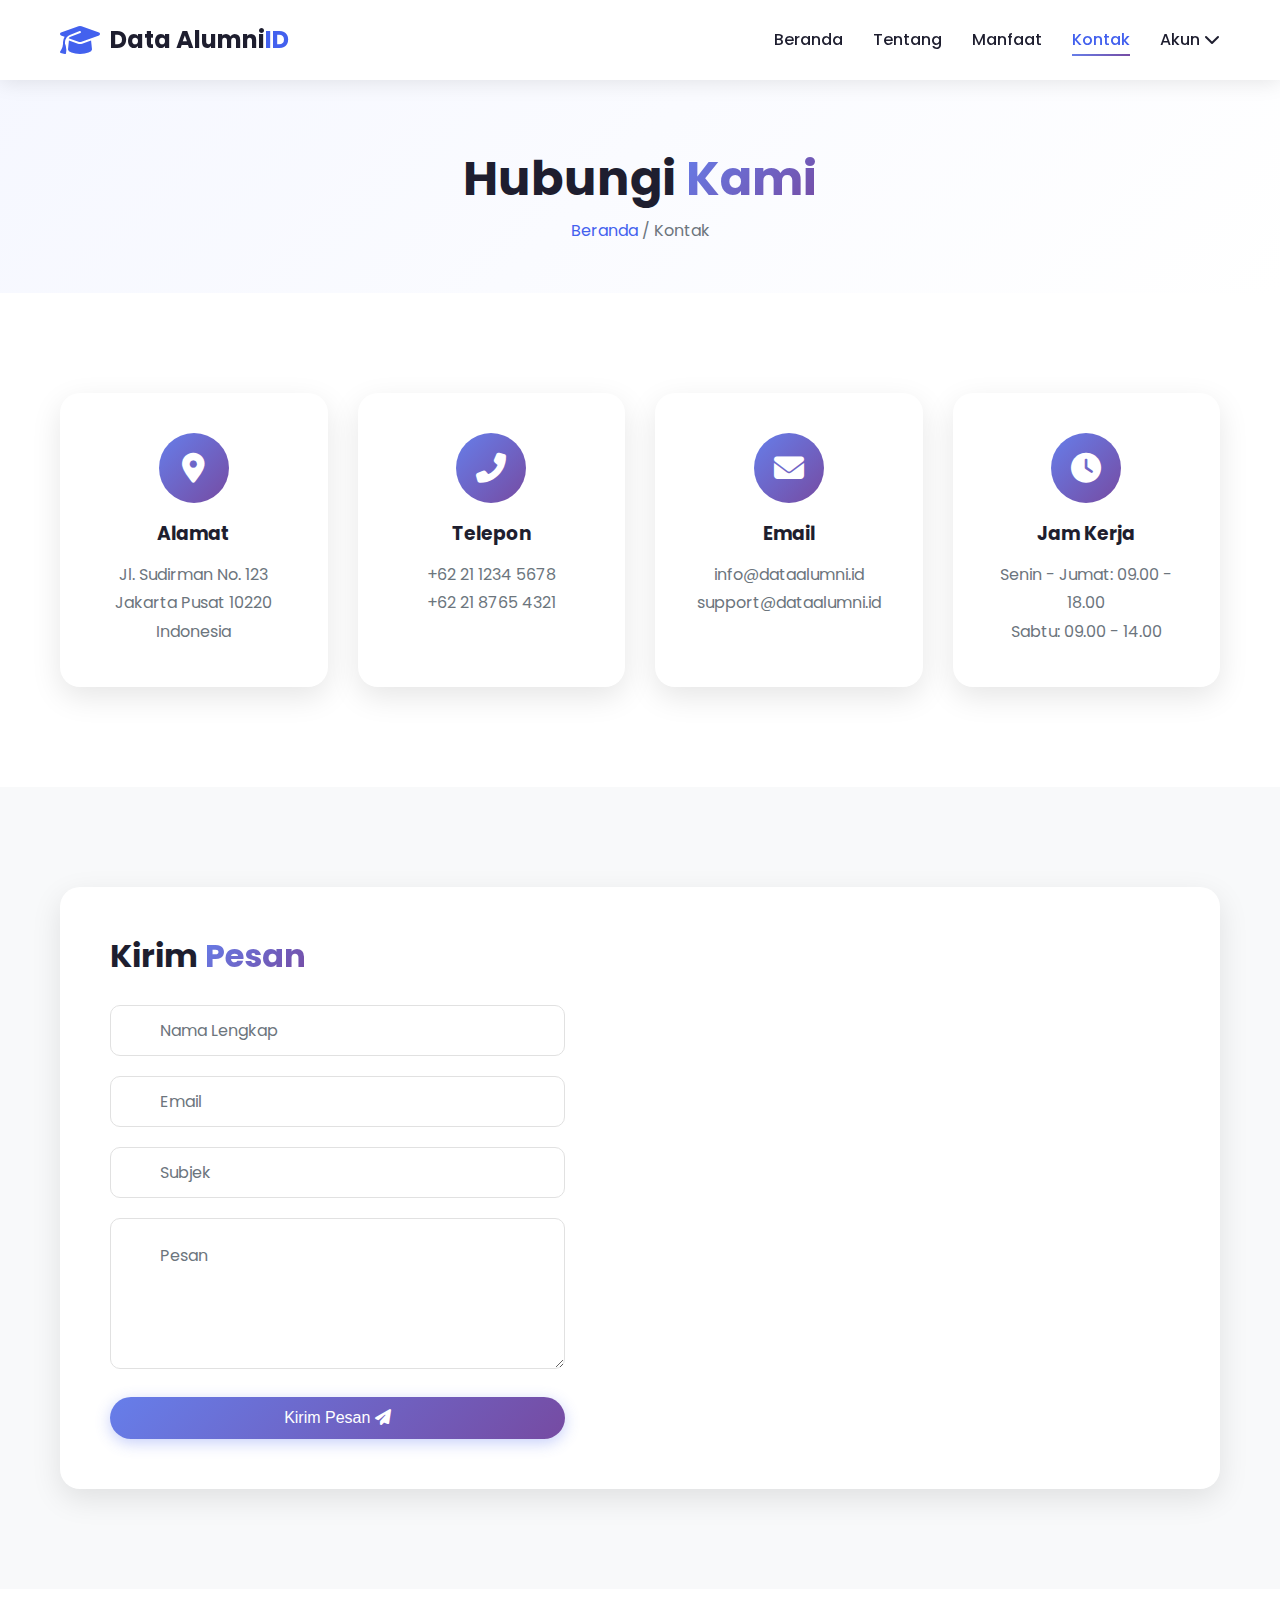
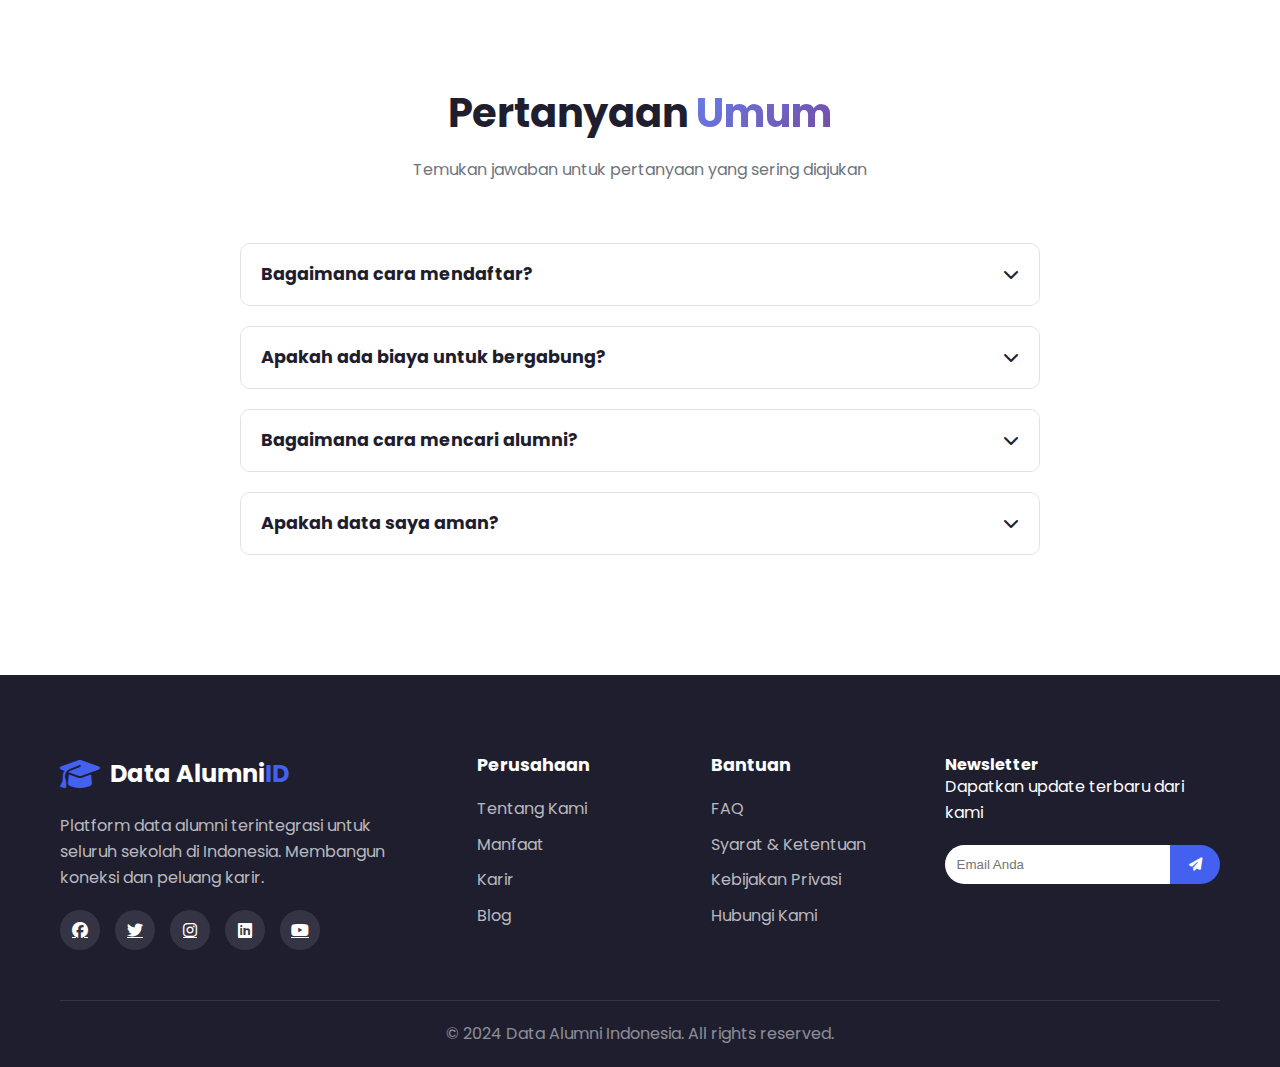
<file: kontak.html>
<!DOCTYPE html>
<html lang="id">
<head>
    <meta charset="UTF-8">
    <meta name="viewport" content="width=device-width, initial-scale=1.0">
    <title>Kontak - Data Alumni Indonesia</title>
    <link rel="stylesheet" href="css/style.css">
    <link rel="stylesheet" href="https://cdnjs.cloudflare.com/ajax/libs/font-awesome/6.4.0/css/all.min.css">
    <link href="https://fonts.googleapis.com/css2?family=Poppins:wght@300;400;500;600;700;800&display=swap" rel="stylesheet">
</head>
<body>
    <!-- Navbar -->
    <nav class="navbar">
        <div class="container">
            <div class="logo">
                <i class="fas fa-graduation-cap"></i>
                <span>Data Alumni<span class="highlight">ID</span></span>
            </div>
            <ul class="nav-menu">
                <li><a href="index.html">Beranda</a></li>
                <li><a href="about.html">Tentang</a></li>
                <li><a href="manfaat.html">Manfaat</a></li>
                <li><a href="kontak.html" class="active">Kontak</a></li>
                <li class="dropdown">
                    <a href="#">Akun <i class="fas fa-chevron-down"></i></a>
                    <ul class="dropdown-menu">
                        <li><a href="login.html">Login</a></li>
                        <li><a href="register.html">Register</a></li>
                    </ul>
                </li>
            </ul>
            <div class="hamburger">
                <span></span>
                <span></span>
                <span></span>
            </div>
        </div>
    </nav>

    <!-- Page Header -->
    <section class="page-header">
        <div class="container">
            <h1>Hubungi <span class="gradient-text">Kami</span></h1>
            <div class="breadcrumb">
                <a href="index.html">Beranda</a> / <span>Kontak</span>
            </div>
        </div>
    </section>

    <!-- Contact Info -->
    <section class="contact-info">
        <div class="container">
            <div class="contact-grid">
                <div class="contact-card">
                    <div class="contact-icon">
                        <i class="fas fa-map-marker-alt"></i>
                    </div>
                    <h3>Alamat</h3>
                    <p>Jl. Sudirman No. 123<br>Jakarta Pusat 10220<br>Indonesia</p>
                </div>
                <div class="contact-card">
                    <div class="contact-icon">
                        <i class="fas fa-phone-alt"></i>
                    </div>
                    <h3>Telepon</h3>
                    <p>+62 21 1234 5678<br>+62 21 8765 4321</p>
                </div>
                <div class="contact-card">
                    <div class="contact-icon">
                        <i class="fas fa-envelope"></i>
                    </div>
                    <h3>Email</h3>
                    <p>info@dataalumni.id<br>support@dataalumni.id</p>
                </div>
                <div class="contact-card">
                    <div class="contact-icon">
                        <i class="fas fa-clock"></i>
                    </div>
                    <h3>Jam Kerja</h3>
                    <p>Senin - Jumat: 09.00 - 18.00<br>Sabtu: 09.00 - 14.00</p>
                </div>
            </div>
        </div>
    </section>

    <!-- Contact Form & Map -->
    <section class="contact-form-section">
        <div class="container">
            <div class="contact-wrapper">
                <div class="contact-form-container">
                    <h2>Kirim <span class="gradient-text">Pesan</span></h2>
                    <form id="contactForm" class="contact-form">
                        <div class="form-group">
                            <input type="text" id="name" name="name" required>
                            <label for="name">Nama Lengkap</label>
                        </div>
                        <div class="form-group">
                            <input type="email" id="email" name="email" required>
                            <label for="email">Email</label>
                        </div>
                        <div class="form-group">
                            <input type="text" id="subject" name="subject" required>
                            <label for="subject">Subjek</label>
                        </div>
                        <div class="form-group">
                            <textarea id="message" name="message" rows="5" required></textarea>
                            <label for="message">Pesan</label>
                        </div>
                        <button type="submit" class="btn btn-primary btn-full">
                            Kirim Pesan <i class="fas fa-paper-plane"></i>
                        </button>
                    </form>
                </div>
                <div class="map-container">
                    <iframe src="https://www.google.com/maps/embed?pb=!1m18!1m12!1m3!1d3966.535353535354!2d106.816859314769!3d-6.212349995493!2m3!1f0!2f0!3f0!3m2!1i1024!2i768!4f13.1!3m3!1m2!1s0x2e69f4b0b0b0b0b%3A0x5e5e5e5e5e5e5e5e!2sJl.%20Sudirman%2C%20Jakarta%20Pusat!5e0!3m2!1sid!2sid!4v1620000000000!5m2!1sid!2sid" allowfullscreen="" loading="lazy"></iframe>
                </div>
            </div>
        </div>
    </section>

    <!-- FAQ Section -->
    <section class="faq">
        <div class="container">
            <div class="section-header">
                <h2>Pertanyaan <span class="gradient-text">Umum</span></h2>
                <p>Temukan jawaban untuk pertanyaan yang sering diajukan</p>
            </div>
            <div class="faq-grid">
                <div class="faq-item">
                    <div class="faq-question">
                        <h3>Bagaimana cara mendaftar?</h3>
                        <i class="fas fa-chevron-down"></i>
                    </div>
                    <div class="faq-answer">
                        <p>Anda dapat mendaftar dengan mengklik tombol "Daftar" di pojok kanan atas, kemudian mengisi formulir registrasi dengan data diri yang valid.</p>
                    </div>
                </div>
                <div class="faq-item">
                    <div class="faq-question">
                        <h3>Apakah ada biaya untuk bergabung?</h3>
                        <i class="fas fa-chevron-down"></i>
                    </div>
                    <div class="faq-answer">
                        <p>Pendaftaran untuk alumni dan sekolah GRATIS! Kami percaya bahwa jaringan alumni harus dapat diakses oleh semua orang.</p>
                    </div>
                </div>
                <div class="faq-item">
                    <div class="faq-question">
                        <h3>Bagaimana cara mencari alumni?</h3>
                        <i class="fas fa-chevron-down"></i>
                    </div>
                    <div class="faq-answer">
                        <p>Setelah login, Anda dapat menggunakan fitur pencarian untuk menemukan alumni berdasarkan nama, sekolah, angkatan, atau lokasi.</p>
                    </div>
                </div>
                <div class="faq-item">
                    <div class="faq-question">
                        <h3>Apakah data saya aman?</h3>
                        <i class="fas fa-chevron-down"></i>
                    </div>
                    <div class="faq-answer">
                        <p>Kami menggunakan enkripsi dan protokol keamanan terkini untuk melindungi data pribadi Anda. Privacy policy kami menjamin kerahasiaan data.</p>
                    </div>
                </div>
            </div>
        </div>
    </section>

    <!-- Footer -->
    <footer class="footer">
        <div class="container">
            <div class="footer-grid">
                <div class="footer-info">
                    <div class="logo">
                        <i class="fas fa-graduation-cap"></i>
                        <span>Data Alumni<span class="highlight">ID</span></span>
                    </div>
                    <p>Platform data alumni terintegrasi untuk seluruh sekolah di Indonesia. Membangun koneksi dan peluang karir.</p>
                    <div class="social-links">
                        <a href="#"><i class="fab fa-facebook"></i></a>
                        <a href="#"><i class="fab fa-twitter"></i></a>
                        <a href="#"><i class="fab fa-instagram"></i></a>
                        <a href="#"><i class="fab fa-linkedin"></i></a>
                        <a href="#"><i class="fab fa-youtube"></i></a>
                    </div>
                </div>
                <div class="footer-links">
                    <h4>Perusahaan</h4>
                    <ul>
                        <li><a href="about.html">Tentang Kami</a></li>
                        <li><a href="manfaat.html">Manfaat</a></li>
                        <li><a href="#">Karir</a></li>
                        <li><a href="#">Blog</a></li>
                    </ul>
                </div>
                <div class="footer-links">
                    <h4>Bantuan</h4>
                    <ul>
                        <li><a href="#">FAQ</a></li>
                        <li><a href="#">Syarat & Ketentuan</a></li>
                        <li><a href="#">Kebijakan Privasi</a></li>
                        <li><a href="kontak.html">Hubungi Kami</a></li>
                    </ul>
                </div>
                <div class="footer-newsletter">
                    <h4>Newsletter</h4>
                    <p>Dapatkan update terbaru dari kami</p>
                    <form class="newsletter-form">
                        <input type="email" placeholder="Email Anda">
                        <button type="submit"><i class="fas fa-paper-plane"></i></button>
                    </form>
                </div>
            </div>
            <div class="footer-bottom">
                <p>&copy; 2024 Data Alumni Indonesia. All rights reserved.</p>
            </div>
        </div>
    </footer>

    <script src="js/main.js"></script>
</body>
</html>
</file>
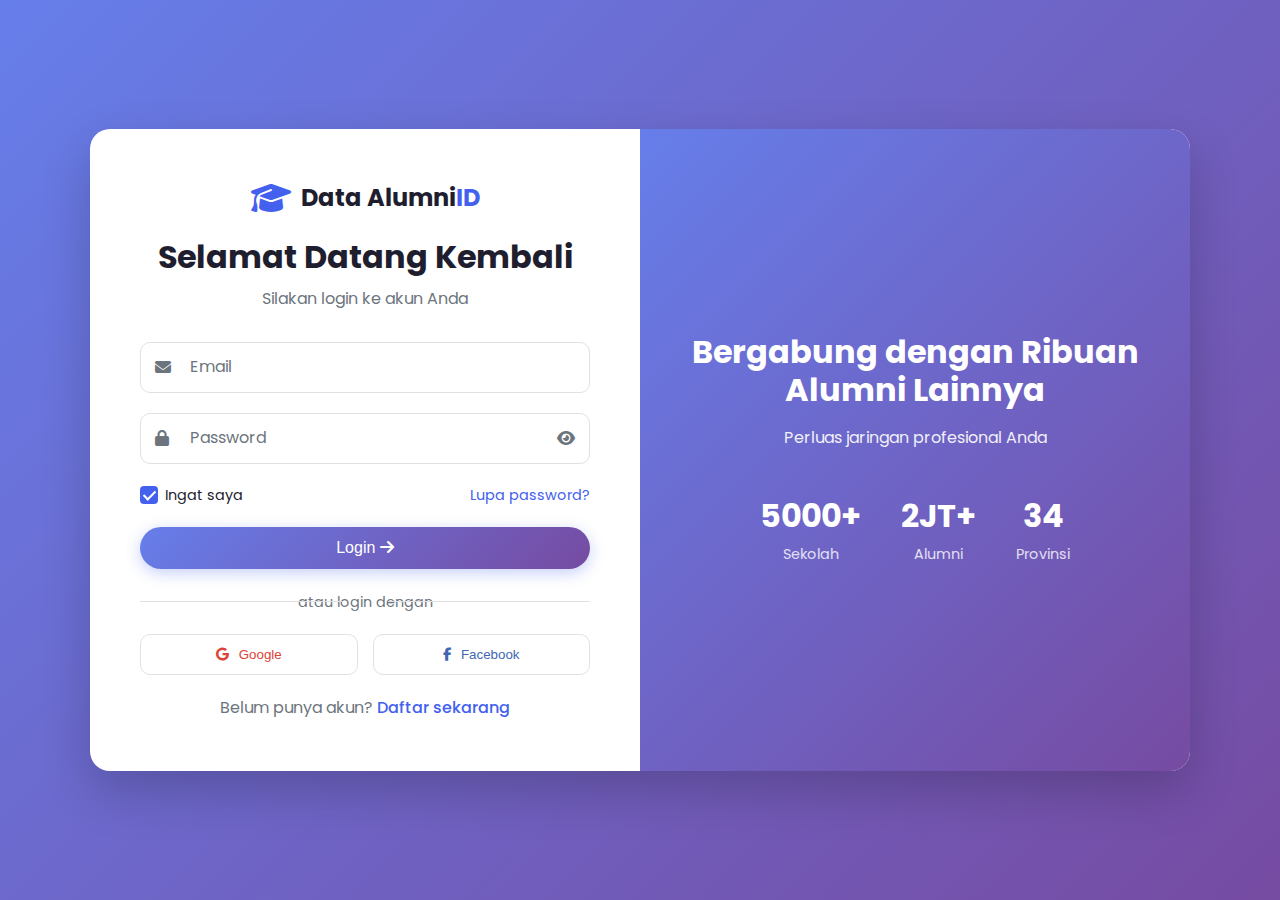
<file: login.html>
<!DOCTYPE html>
<html lang="id">
<head>
    <meta charset="UTF-8">
    <meta name="viewport" content="width=device-width, initial-scale=1.0">
    <title>Login - Data Alumni Indonesia</title>
    <link rel="stylesheet" href="css/style.css">
    <link rel="stylesheet" href="https://cdnjs.cloudflare.com/ajax/libs/font-awesome/6.4.0/css/all.min.css">
    <link href="https://fonts.googleapis.com/css2?family=Poppins:wght@300;400;500;600;700;800&display=swap" rel="stylesheet">
</head>
<body class="auth-page">
    <div class="auth-container">
        <div class="auth-card">
            <div class="auth-header">
                <div class="logo">
                    <i class="fas fa-graduation-cap"></i>
                    <span>Data Alumni<span class="highlight">ID</span></span>
                </div>
                <h2>Selamat Datang Kembali</h2>
                <p>Silakan login ke akun Anda</p>
            </div>
            
            <form id="loginForm" class="auth-form">
                <div class="form-group">
                    <input type="email" id="email" name="email" required>
                    <label for="email">Email</label>
                    <i class="fas fa-envelope input-icon"></i>
                </div>
                
                <div class="form-group">
                    <input type="password" id="password" name="password" required>
                    <label for="password">Password</label>
                    <i class="fas fa-lock input-icon"></i>
                    <i class="fas fa-eye toggle-password"></i>
                </div>
                
                <div class="form-options">
                    <label class="checkbox-container">
                        <input type="checkbox" checked>
                        <span class="checkmark"></span>
                        Ingat saya
                    </label>
                    <a href="#" class="forgot-password">Lupa password?</a>
                </div>
                
                <button type="submit" class="btn btn-primary btn-full">
                    Login <i class="fas fa-arrow-right"></i>
                </button>
            </form>
            
            <div class="auth-divider">
                <span>atau login dengan</span>
            </div>
            
            <div class="social-login">
                <button class="social-btn google">
                    <i class="fab fa-google"></i>
                    Google
                </button>
                <button class="social-btn facebook">
                    <i class="fab fa-facebook-f"></i>
                    Facebook
                </button>
            </div>
            
            <div class="auth-footer">
                <p>Belum punya akun? <a href="register.html">Daftar sekarang</a></p>
            </div>
        </div>
        
        <div class="auth-decoration">
            <div class="decoration-content">
                <h3>Bergabung dengan Ribuan Alumni Lainnya</h3>
                <p>Perluas jaringan profesional Anda</p>
                <div class="decoration-stats">
                    <div class="stat">
                        <span class="number">5000+</span>
                        <span class="label">Sekolah</span>
                    </div>
                    <div class="stat">
                        <span class="number">2JT+</span>
                        <span class="label">Alumni</span>
                    </div>
                    <div class="stat">
                        <span class="number">34</span>
                        <span class="label">Provinsi</span>
                    </div>
                </div>
            </div>
        </div>
    </div>

    <script src="js/auth.js"></script>
</body>
</html>
</file>
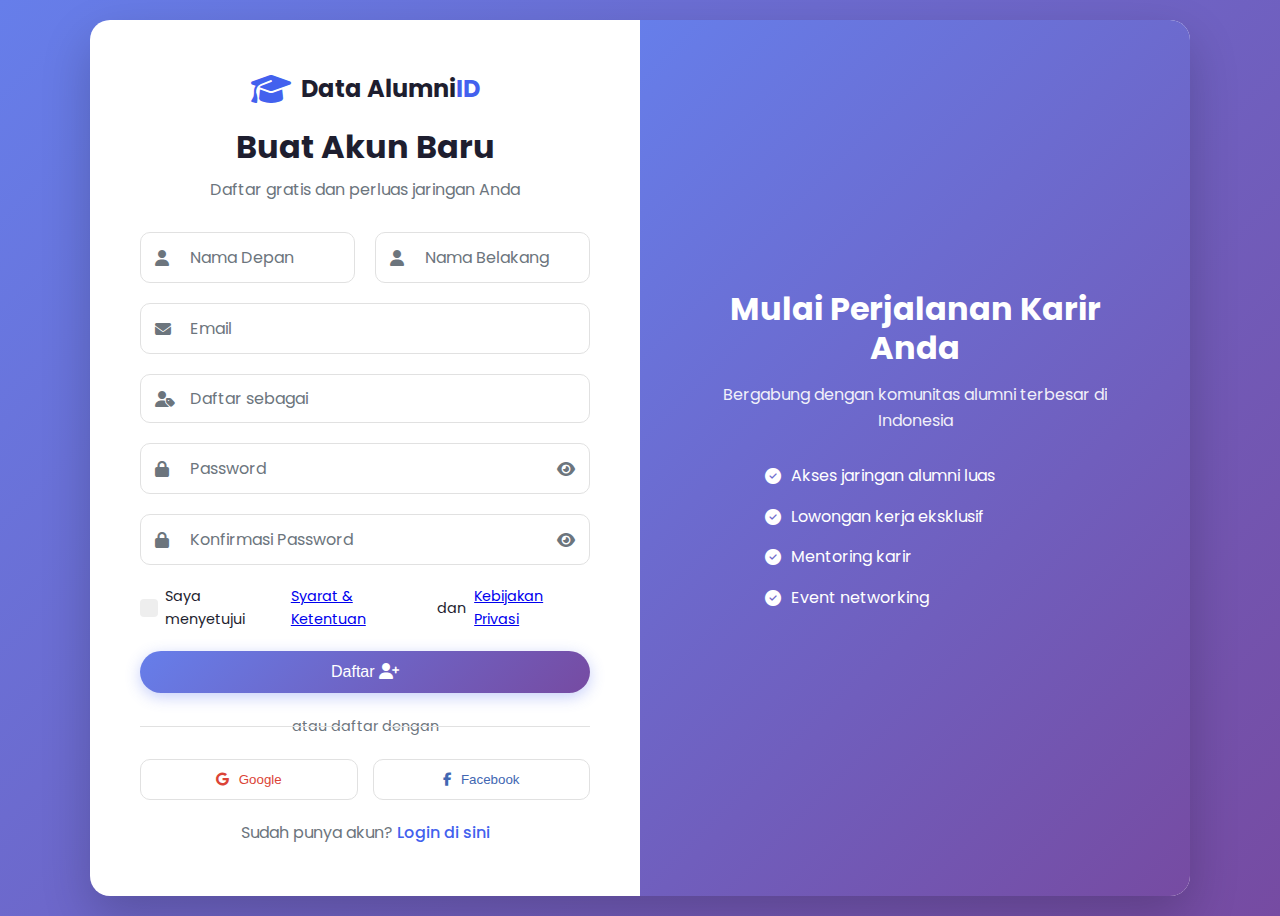
<file: register.html>
<!DOCTYPE html>
<html lang="id">
<head>
    <meta charset="UTF-8">
    <meta name="viewport" content="width=device-width, initial-scale=1.0">
    <title>Register - Data Alumni Indonesia</title>
    <link rel="stylesheet" href="css/style.css">
    <link rel="stylesheet" href="https://cdnjs.cloudflare.com/ajax/libs/font-awesome/6.4.0/css/all.min.css">
    <link href="https://fonts.googleapis.com/css2?family=Poppins:wght@300;400;500;600;700;800&display=swap" rel="stylesheet">
</head>
<body class="auth-page">
    <div class="auth-container">
        <div class="auth-card">
            <div class="auth-header">
                <div class="logo">
                    <i class="fas fa-graduation-cap"></i>
                    <span>Data Alumni<span class="highlight">ID</span></span>
                </div>
                <h2>Buat Akun Baru</h2>
                <p>Daftar gratis dan perluas jaringan Anda</p>
            </div>
            
            <form id="registerForm" class="auth-form">
                <div class="form-row">
                    <div class="form-group">
                        <input type="text" id="firstname" name="firstname" required>
                        <label for="firstname">Nama Depan</label>
                        <i class="fas fa-user input-icon"></i>
                    </div>
                    
                    <div class="form-group">
                        <input type="text" id="lastname" name="lastname" required>
                        <label for="lastname">Nama Belakang</label>
                        <i class="fas fa-user input-icon"></i>
                    </div>
                </div>
                
                <div class="form-group">
                    <input type="email" id="email" name="email" required>
                    <label for="email">Email</label>
                    <i class="fas fa-envelope input-icon"></i>
                </div>
                
                <div class="form-group">
                    <select id="userType" name="userType" required>
                        <option value="" disabled selected></option>
                        <option value="alumni">Alumni</option>
                        <option value="school">Sekolah</option>
                        <option value="company">Perusahaan</option>
                    </select>
                    <label for="userType">Daftar sebagai</label>
                    <i class="fas fa-user-tag input-icon"></i>
                </div>
                
                <div class="form-group">
                    <input type="password" id="password" name="password" required>
                    <label for="password">Password</label>
                    <i class="fas fa-lock input-icon"></i>
                    <i class="fas fa-eye toggle-password"></i>
                </div>
                
                <div class="form-group">
                    <input type="password" id="confirmPassword" name="confirmPassword" required>
                    <label for="confirmPassword">Konfirmasi Password</label>
                    <i class="fas fa-lock input-icon"></i>
                    <i class="fas fa-eye toggle-password"></i>
                </div>
                
                <div class="form-options">
                    <label class="checkbox-container">
                        <input type="checkbox" required>
                        <span class="checkmark"></span>
                        Saya menyetujui <a href="#">Syarat & Ketentuan</a> dan <a href="#">Kebijakan Privasi</a>
                    </label>
                </div>
                
                <button type="submit" class="btn btn-primary btn-full">
                    Daftar <i class="fas fa-user-plus"></i>
                </button>
            </form>
            
            <div class="auth-divider">
                <span>atau daftar dengan</span>
            </div>
            
            <div class="social-login">
                <button class="social-btn google">
                    <i class="fab fa-google"></i>
                    Google
                </button>
                <button class="social-btn facebook">
                    <i class="fab fa-facebook-f"></i>
                    Facebook
                </button>
            </div>
            
            <div class="auth-footer">
                <p>Sudah punya akun? <a href="login.html">Login di sini</a></p>
            </div>
        </div>
        
        <div class="auth-decoration">
            <div class="decoration-content">
                <h3>Mulai Perjalanan Karir Anda</h3>
                <p>Bergabung dengan komunitas alumni terbesar di Indonesia</p>
                <ul class="benefits-list">
                    <li><i class="fas fa-check-circle"></i> Akses jaringan alumni luas</li>
                    <li><i class="fas fa-check-circle"></i> Lowongan kerja eksklusif</li>
                    <li><i class="fas fa-check-circle"></i> Mentoring karir</li>
                    <li><i class="fas fa-check-circle"></i> Event networking</li>
                </ul>
            </div>
        </div>
    </div>

    <script src="js/auth.js"></script>
</body>
</html>
</file>
<file: css/style.css>
/* ===== RESET & VARIABLES ===== */
:root {
    --primary-color: #4361ee;
    --secondary-color: #3f37c9;
    --accent-color: #4cc9f0;
    --success-color: #4caf50;
    --warning-color: #ff9800;
    --danger-color: #f44336;
    --dark-color: #1e1e2f;
    --light-color: #f8f9fa;
    --gray-color: #6c757d;
    --gradient-primary: linear-gradient(135deg, #667eea 0%, #764ba2 100%);
    --gradient-secondary: linear-gradient(135deg, #f093fb 0%, #f5576c 100%);
    --box-shadow: 0 10px 30px rgba(0, 0, 0, 0.1);
    --box-shadow-hover: 0 20px 40px rgba(0, 0, 0, 0.15);
    --transition: all 0.3s ease;
}

* {
    margin: 0;
    padding: 0;
    box-sizing: border-box;
}

html {
    scroll-behavior: smooth;
}

body {
    font-family: 'Poppins', sans-serif;
    color: var(--dark-color);
    line-height: 1.6;
    overflow-x: hidden;
}

body.auth-page {
    background: var(--gradient-primary);
    min-height: 100vh;
    display: flex;
    align-items: center;
    justify-content: center;
    padding: 20px;
}

.container {
    max-width: 1200px;
    margin: 0 auto;
    padding: 0 20px;
}

/* ===== TYPOGRAPHY ===== */
h1, h2, h3, h4, h5, h6 {
    font-weight: 700;
    line-height: 1.2;
}

.gradient-text {
    background: var(--gradient-primary);
    -webkit-background-clip: text;
    -webkit-text-fill-color: transparent;
    background-clip: text;
}

.highlight {
    color: var(--primary-color);
}

/* ===== BUTTONS ===== */
.btn {
    display: inline-block;
    padding: 12px 30px;
    border-radius: 50px;
    font-weight: 500;
    text-decoration: none;
    transition: var(--transition);
    cursor: pointer;
    border: none;
    font-size: 1rem;
    position: relative;
    overflow: hidden;
}

.btn::before {
    content: '';
    position: absolute;
    top: 50%;
    left: 50%;
    width: 0;
    height: 0;
    border-radius: 50%;
    background: rgba(255, 255, 255, 0.3);
    transform: translate(-50%, -50%);
    transition: width 0.6s, height 0.6s;
}

.btn:hover::before {
    width: 300px;
    height: 300px;
}

.btn-primary {
    background: var(--gradient-primary);
    color: white;
    box-shadow: 0 4px 15px rgba(67, 97, 238, 0.3);
}

.btn-primary:hover {
    transform: translateY(-3px);
    box-shadow: 0 8px 25px rgba(67, 97, 238, 0.4);
}

.btn-outline {
    border: 2px solid var(--primary-color);
    color: var(--primary-color);
    background: transparent;
}

.btn-outline:hover {
    background: var(--primary-color);
    color: white;
    transform: translateY(-3px);
}

.btn-large {
    padding: 15px 40px;
    font-size: 1.1rem;
}

.btn-full {
    width: 100%;
}

.btn:disabled {
    opacity: 0.6;
    cursor: not-allowed;
}

/* ===== NAVBAR ===== */
.navbar {
    position: fixed;
    top: 0;
    left: 0;
    width: 100%;
    background: rgba(255, 255, 255, 0.95);
    backdrop-filter: blur(10px);
    z-index: 1000;
    box-shadow: 0 2px 20px rgba(0, 0, 0, 0.1);
    animation: slideDown 0.5s ease;
}

@keyframes slideDown {
    from {
        transform: translateY(-100%);
    }
    to {
        transform: translateY(0);
    }
}

.navbar .container {
    display: flex;
    justify-content: space-between;
    align-items: center;
    height: 80px;
}

.logo {
    display: flex;
    align-items: center;
    gap: 10px;
    font-size: 1.5rem;
    font-weight: 700;
}

.logo i {
    color: var(--primary-color);
    font-size: 2rem;
}

.nav-menu {
    display: flex;
    list-style: none;
    gap: 30px;
}

.nav-menu a {
    text-decoration: none;
    color: var(--dark-color);
    font-weight: 500;
    transition: var(--transition);
    position: relative;
}

.nav-menu a::after {
    content: '';
    position: absolute;
    bottom: -5px;
    left: 0;
    width: 0;
    height: 2px;
    background: var(--gradient-primary);
    transition: var(--transition);
}

.nav-menu a:hover::after,
.nav-menu a.active::after {
    width: 100%;
}

.nav-menu a.active {
    color: var(--primary-color);
}

.dropdown {
    position: relative;
}

.dropdown-menu {
    position: absolute;
    top: 100%;
    left: 0;
    background: white;
    min-width: 200px;
    border-radius: 10px;
    box-shadow: var(--box-shadow);
    opacity: 0;
    visibility: hidden;
    transform: translateY(20px);
    transition: var(--transition);
    list-style: none;
    padding: 10px 0;
}

.dropdown:hover .dropdown-menu {
    opacity: 1;
    visibility: visible;
    transform: translateY(0);
}

.dropdown-menu a {
    padding: 10px 20px;
    display: block;
}

.dropdown-menu a::after {
    display: none;
}

.hamburger {
    display: none;
    flex-direction: column;
    cursor: pointer;
    gap: 5px;
}

.hamburger span {
    width: 25px;
    height: 3px;
    background: var(--dark-color);
    transition: var(--transition);
}

/* ===== HERO SECTION ===== */
.hero {
    padding: 150px 0 100px;
    background: linear-gradient(135deg, #f5f7ff 0%, #ffffff 100%);
    overflow: hidden;
}

.hero .container {
    display: grid;
    grid-template-columns: 1fr 1fr;
    gap: 50px;
    align-items: center;
}

.hero-content h1 {
    font-size: 3.5rem;
    margin-bottom: 20px;
    line-height: 1.2;
}

.hero-content p {
    font-size: 1.1rem;
    color: var(--gray-color);
    margin-bottom: 30px;
}

.hero-buttons {
    display: flex;
    gap: 20px;
    margin-bottom: 40px;
}

.hero-stats {
    display: flex;
    gap: 40px;
}

.stat-item {
    text-align: center;
}

.stat-number {
    display: block;
    font-size: 2rem;
    font-weight: 700;
    color: var(--primary-color);
}

.stat-label {
    color: var(--gray-color);
    font-size: 0.9rem;
}

.hero-image {
    position: relative;
}

.hero-image img {
    width: 100%;
    border-radius: 20px;
    box-shadow: var(--box-shadow);
    animation: float 6s ease-in-out infinite;
}

@keyframes float {
    0%, 100% { transform: translateY(0); }
    50% { transform: translateY(-20px); }
}

.floating-card {
    position: absolute;
    background: white;
    padding: 15px 25px;
    border-radius: 50px;
    box-shadow: var(--box-shadow);
    display: flex;
    align-items: center;
    gap: 10px;
    animation: float 5s ease-in-out infinite;
}

.floating-card i {
    color: var(--primary-color);
    font-size: 1.2rem;
}

.card-1 {
    top: 20%;
    right: -20px;
}

.card-2 {
    bottom: 20%;
    left: -20px;
    animation-delay: 1s;
}

/* ===== FEATURES SECTION ===== */
.features {
    padding: 100px 0;
    background: white;
}

.section-header {
    text-align: center;
    max-width: 600px;
    margin: 0 auto 60px;
}

.section-header h2 {
    font-size: 2.5rem;
    margin-bottom: 20px;
}

.section-header p {
    color: var(--gray-color);
}

.features-grid {
    display: grid;
    grid-template-columns: repeat(auto-fit, minmax(250px, 1fr));
    gap: 30px;
}

.feature-card {
    padding: 40px 30px;
    border-radius: 20px;
    background: white;
    box-shadow: var(--box-shadow);
    transition: var(--transition);
    position: relative;
    overflow: hidden;
}

.feature-card::before {
    content: '';
    position: absolute;
    top: 0;
    left: 0;
    width: 100%;
    height: 5px;
    background: var(--gradient-primary);
    transform: scaleX(0);
    transition: var(--transition);
}

.feature-card:hover {
    transform: translateY(-10px);
    box-shadow: var(--box-shadow-hover);
}

.feature-card:hover::before {
    transform: scaleX(1);
}

.feature-icon {
    width: 70px;
    height: 70px;
    border-radius: 50%;
    background: var(--gradient-primary);
    display: flex;
    align-items: center;
    justify-content: center;
    margin-bottom: 25px;
}

.feature-icon i {
    font-size: 30px;
    color: white;
}

.feature-card h3 {
    font-size: 1.3rem;
    margin-bottom: 15px;
}

.feature-card p {
    color: var(--gray-color);
    margin-bottom: 20px;
}

.feature-link {
    color: var(--primary-color);
    text-decoration: none;
    font-weight: 500;
    display: inline-flex;
    align-items: center;
    gap: 5px;
}

/* ===== SCHOOLS SECTION ===== */
.schools {
    padding: 100px 0;
    background: var(--light-color);
}

.schools-slider {
    overflow: hidden;
    position: relative;
}

.schools-track {
    display: flex;
    animation: scroll 30s linear infinite;
    gap: 30px;
}

.school-item {
    flex-shrink: 0;
    padding: 15px 30px;
    background: white;
    border-radius: 50px;
    box-shadow: var(--box-shadow);
    font-weight: 500;
    transition: var(--transition);
}

.school-item:hover {
    transform: scale(1.1);
    background: var(--gradient-primary);
    color: white;
}

@keyframes scroll {
    0% { transform: translateX(0); }
    100% { transform: translateX(calc(-250px * 5)); }
}

/* ===== CTA SECTION ===== */
.cta {
    padding: 100px 0;
    background: var(--gradient-primary);
    color: white;
    text-align: center;
}

.cta-content h2 {
    font-size: 2.5rem;
    margin-bottom: 20px;
}

.cta-content p {
    font-size: 1.2rem;
    margin-bottom: 30px;
    opacity: 0.9;
}

.cta .btn-primary {
    background: white;
    color: var(--primary-color);
}

/* ===== FOOTER ===== */
.footer {
    background: var(--dark-color);
    color: white;
    padding: 80px 0 20px;
}

.footer-grid {
    display: grid;
    grid-template-columns: 2fr 1fr 1fr 1.5fr;
    gap: 50px;
    margin-bottom: 50px;
}

.footer-info .logo {
    color: white;
    margin-bottom: 20px;
}

.footer-info p {
    color: rgba(255, 255, 255, 0.7);
    margin-bottom: 20px;
}

.social-links {
    display: flex;
    gap: 15px;
}

.social-links a {
    width: 40px;
    height: 40px;
    border-radius: 50%;
    background: rgba(255, 255, 255, 0.1);
    display: flex;
    align-items: center;
    justify-content: center;
    color: white;
    transition: var(--transition);
}

.social-links a:hover {
    background: var(--primary-color);
    transform: translateY(-5px);
}

.footer-links h4 {
    margin-bottom: 20px;
    font-size: 1.1rem;
}

.footer-links ul {
    list-style: none;
}

.footer-links li {
    margin-bottom: 10px;
}

.footer-links a {
    color: rgba(255, 255, 255, 0.7);
    text-decoration: none;
    transition: var(--transition);
}

.footer-links a:hover {
    color: white;
    padding-left: 5px;
}

.newsletter-form {
    display: flex;
    margin-top: 20px;
}

.newsletter-form input {
    flex: 1;
    padding: 12px;
    border: none;
    border-radius: 50px 0 0 50px;
    outline: none;
}

.newsletter-form button {
    width: 50px;
    border: none;
    background: var(--primary-color);
    color: white;
    border-radius: 0 50px 50px 0;
    cursor: pointer;
    transition: var(--transition);
}

.newsletter-form button:hover {
    background: var(--secondary-color);
}

.footer-bottom {
    text-align: center;
    padding-top: 20px;
    border-top: 1px solid rgba(255, 255, 255, 0.1);
    color: rgba(255, 255, 255, 0.5);
}

/* ===== PAGE HEADER ===== */
.page-header {
    padding: 150px 0 50px;
    background: linear-gradient(135deg, #f5f7ff 0%, #ffffff 100%);
    text-align: center;
}

.page-header h1 {
    font-size: 3rem;
    margin-bottom: 10px;
}

.breadcrumb {
    color: var(--gray-color);
}

.breadcrumb a {
    color: var(--primary-color);
    text-decoration: none;
}

/* ===== ABOUT PAGE ===== */
.about-story {
    padding: 100px 0;
}

.story-grid {
    display: grid;
    grid-template-columns: 1fr 1fr;
    gap: 50px;
    align-items: center;
}

.story-content h2 {
    font-size: 2.2rem;
    margin-bottom: 20px;
}

.story-content p {
    color: var(--gray-color);
    margin-bottom: 20px;
}

.story-stats {
    display: flex;
    gap: 40px;
    margin-top: 30px;
}

.story-stats .stat {
    text-align: center;
}

.story-stats .stat-number {
    font-size: 2rem;
    font-weight: 700;
    color: var(--primary-color);
}

.story-stats .stat-label {
    color: var(--gray-color);
}

.story-image img {
    width: 100%;
    border-radius: 20px;
    box-shadow: var(--box-shadow);
}

.values {
    padding: 100px 0;
    background: var(--light-color);
}

.values-grid {
    display: grid;
    grid-template-columns: repeat(auto-fit, minmax(250px, 1fr));
    gap: 30px;
}

.value-card {
    text-align: center;
    padding: 40px 30px;
    background: white;
    border-radius: 20px;
    box-shadow: var(--box-shadow);
    transition: var(--transition);
}

.value-card:hover {
    transform: translateY(-10px);
}

.value-icon {
    width: 80px;
    height: 80px;
    border-radius: 50%;
    background: var(--gradient-primary);
    display: flex;
    align-items: center;
    justify-content: center;
    margin: 0 auto 25px;
}

.value-icon i {
    font-size: 35px;
    color: white;
}

.value-card h3 {
    margin-bottom: 15px;
}

.value-card p {
    color: var(--gray-color);
}

.team {
    padding: 100px 0;
}

.team-grid {
    display: grid;
    grid-template-columns: repeat(auto-fit, minmax(250px, 1fr));
    gap: 30px;
}

.team-card {
    text-align: center;
    padding: 30px;
    border-radius: 20px;
    background: white;
    box-shadow: var(--box-shadow);
    transition: var(--transition);
}

.team-card:hover {
    transform: translateY(-10px);
}

.team-image {
    width: 150px;
    height: 150px;
    border-radius: 50%;
    overflow: hidden;
    margin: 0 auto 20px;
    border: 5px solid var(--primary-color);
}

.team-image img {
    width: 100%;
    height: 100%;
    object-fit: cover;
}

.team-card h3 {
    margin-bottom: 5px;
}

.team-card p {
    color: var(--gray-color);
}

/* ===== BENEFITS PAGE ===== */
.benefits {
    padding: 100px 0;
}

.benefits-grid {
    display: grid;
    grid-template-columns: repeat(auto-fit, minmax(350px, 1fr));
    gap: 30px;
}

.benefit-card-large {
    padding: 40px;
    border-radius: 20px;
    background: white;
    box-shadow: var(--box-shadow);
    transition: var(--transition);
}

.benefit-card-large:hover {
    transform: translateY(-10px);
    box-shadow: var(--box-shadow-hover);
}

.benefit-icon {
    width: 80px;
    height: 80px;
    border-radius: 50%;
    background: var(--gradient-primary);
    display: flex;
    align-items: center;
    justify-content: center;
    margin-bottom: 25px;
}

.benefit-icon i {
    font-size: 35px;
    color: white;
}

.benefit-card-large h2 {
    font-size: 1.8rem;
    margin-bottom: 20px;
}

.benefit-list {
    list-style: none;
}

.benefit-list li {
    margin-bottom: 15px;
    display: flex;
    align-items: center;
    gap: 10px;
}

.benefit-list i {
    color: var(--success-color);
    font-size: 1.2rem;
}

.success-stories {
    padding: 100px 0;
    background: var(--light-color);
}

.stories-grid {
    display: grid;
    grid-template-columns: repeat(auto-fit, minmax(300px, 1fr));
    gap: 30px;
}

.story-card {
    background: white;
    border-radius: 20px;
    overflow: hidden;
    box-shadow: var(--box-shadow);
    transition: var(--transition);
}

.story-card:hover {
    transform: translateY(-10px);
}

.story-image {
    height: 200px;
    overflow: hidden;
}

.story-image img {
    width: 100%;
    height: 100%;
    object-fit: cover;
    transition: var(--transition);
}

.story-card:hover .story-image img {
    transform: scale(1.1);
}

.story-content {
    padding: 30px;
    position: relative;
}

.story-content i.fa-quote-left {
    font-size: 2rem;
    color: var(--primary-color);
    opacity: 0.3;
    position: absolute;
    top: 20px;
    right: 20px;
}

.story-content p {
    margin-bottom: 20px;
    font-style: italic;
}

.story-content h4 {
    margin-bottom: 5px;
}

.story-content span {
    color: var(--gray-color);
    font-size: 0.9rem;
}

/* ===== CONTACT PAGE ===== */
.contact-info {
    padding: 100px 0;
}

.contact-grid {
    display: grid;
    grid-template-columns: repeat(auto-fit, minmax(250px, 1fr));
    gap: 30px;
}

.contact-card {
    text-align: center;
    padding: 40px 30px;
    background: white;
    border-radius: 20px;
    box-shadow: var(--box-shadow);
    transition: var(--transition);
}

.contact-card:hover {
    transform: translateY(-10px);
}

.contact-icon {
    width: 70px;
    height: 70px;
    border-radius: 50%;
    background: var(--gradient-primary);
    display: flex;
    align-items: center;
    justify-content: center;
    margin: 0 auto 20px;
}

.contact-icon i {
    font-size: 30px;
    color: white;
}

.contact-card h3 {
    margin-bottom: 15px;
}

.contact-card p {
    color: var(--gray-color);
    line-height: 1.8;
}

.contact-form-section {
    padding: 100px 0;
    background: var(--light-color);
}

.contact-wrapper {
    display: grid;
    grid-template-columns: 1fr 1fr;
    gap: 50px;
    background: white;
    border-radius: 20px;
    overflow: hidden;
    box-shadow: var(--box-shadow);
}

.contact-form-container {
    padding: 50px;
}

.contact-form-container h2 {
    font-size: 2rem;
    margin-bottom: 30px;
}

.contact-form {
    display: flex;
    flex-direction: column;
    gap: 20px;
}

.form-group {
    position: relative;
}

.form-group input,
.form-group textarea,
.form-group select {
    width: 100%;
    padding: 12px 15px 12px 45px;
    border: 1px solid #e1e1e1;
    border-radius: 10px;
    font-family: inherit;
    font-size: 1rem;
    transition: var(--transition);
    background: transparent;
}

.form-group select {
    padding-left: 45px;
    appearance: none;
    cursor: pointer;
}

.form-group textarea {
    resize: vertical;
    min-height: 120px;
}

.form-group label {
    position: absolute;
    left: 45px;
    top: 50%;
    transform: translateY(-50%);
    color: var(--gray-color);
    transition: var(--transition);
    pointer-events: none;
    background: white;
    padding: 0 5px;
}

.form-group textarea ~ label {
    top: 25px;
    transform: none;
}

.form-group input:focus,
.form-group textarea:focus,
.form-group select:focus {
    border-color: var(--primary-color);
    outline: none;
}

.form-group input:focus ~ label,
.form-group input:valid ~ label,
.form-group textarea:focus ~ label,
.form-group textarea:valid ~ label,
.form-group select:focus ~ label,
.form-group select:valid ~ label {
    top: 0;
    transform: translateY(-50%);
    font-size: 0.8rem;
    color: var(--primary-color);
}

.input-icon {
    position: absolute;
    left: 15px;
    top: 50%;
    transform: translateY(-50%);
    color: var(--gray-color);
    transition: var(--transition);
}

.form-group textarea ~ .input-icon {
    top: 25px;
    transform: none;
}

.form-group input:focus ~ .input-icon,
.form-group textarea:focus ~ .input-icon,
.form-group select:focus ~ .input-icon {
    color: var(--primary-color);
}

.map-container {
    height: 100%;
    min-height: 500px;
}

.map-container iframe {
    width: 100%;
    height: 100%;
    border: none;
}

.faq {
    padding: 100px 0;
}

.faq-grid {
    max-width: 800px;
    margin: 0 auto;
}

.faq-item {
    margin-bottom: 20px;
    border: 1px solid #e1e1e1;
    border-radius: 10px;
    overflow: hidden;
}

.faq-question {
    padding: 20px;
    background: white;
    display: flex;
    justify-content: space-between;
    align-items: center;
    cursor: pointer;
    transition: var(--transition);
}

.faq-question:hover {
    background: var(--light-color);
}

.faq-question h3 {
    font-size: 1.1rem;
    margin: 0;
}

.faq-question i {
    transition: var(--transition);
}

.faq-item.active .faq-question i {
    transform: rotate(180deg);
}

.faq-answer {
    padding: 0 20px;
    max-height: 0;
    overflow: hidden;
    transition: var(--transition);
    background: var(--light-color);
}

.faq-item.active .faq-answer {
    padding: 20px;
    max-height: 200px;
}

/* ===== AUTH PAGES ===== */
.auth-container {
    display: grid;
    grid-template-columns: 1fr 1fr;
    max-width: 1100px;
    width: 100%;
    background: white;
    border-radius: 20px;
    overflow: hidden;
    box-shadow: 0 20px 50px rgba(0, 0, 0, 0.2);
    animation: slideUp 0.5s ease;
}

@keyframes slideUp {
    from {
        opacity: 0;
        transform: translateY(30px);
    }
    to {
        opacity: 1;
        transform: translateY(0);
    }
}

.auth-card {
    padding: 50px;
}

.auth-header {
    text-align: center;
    margin-bottom: 30px;
}

.auth-header .logo {
    justify-content: center;
    margin-bottom: 20px;
}

.auth-header h2 {
    font-size: 2rem;
    margin-bottom: 10px;
}

.auth-header p {
    color: var(--gray-color);
}

.auth-form {
    display: flex;
    flex-direction: column;
    gap: 20px;
}

.form-row {
    display: grid;
    grid-template-columns: 1fr 1fr;
    gap: 20px;
}

.toggle-password {
    position: absolute;
    right: 15px;
    top: 50%;
    transform: translateY(-50%);
    color: var(--gray-color);
    cursor: pointer;
    transition: var(--transition);
}

.toggle-password:hover {
    color: var(--primary-color);
}

.form-options {
    display: flex;
    justify-content: space-between;
    align-items: center;
    font-size: 0.9rem;
}

.checkbox-container {
    display: flex;
    align-items: center;
    gap: 8px;
    cursor: pointer;
    position: relative;
    padding-left: 25px;
}

.checkbox-container input {
    position: absolute;
    opacity: 0;
    cursor: pointer;
    height: 0;
    width: 0;
}

.checkmark {
    position: absolute;
    left: 0;
    height: 18px;
    width: 18px;
    background-color: #eee;
    border-radius: 4px;
    transition: var(--transition);
}

.checkbox-container:hover input ~ .checkmark {
    background-color: #ccc;
}

.checkbox-container input:checked ~ .checkmark {
    background-color: var(--primary-color);
}

.checkmark:after {
    content: "";
    position: absolute;
    display: none;
}

.checkbox-container input:checked ~ .checkmark:after {
    display: block;
}

.checkbox-container .checkmark:after {
    left: 6px;
    top: 2px;
    width: 5px;
    height: 10px;
    border: solid white;
    border-width: 0 2px 2px 0;
    transform: rotate(45deg);
}

.forgot-password {
    color: var(--primary-color);
    text-decoration: none;
}

.auth-divider {
    text-align: center;
    margin: 20px 0;
    position: relative;
}

.auth-divider::before,
.auth-divider::after {
    content: '';
    position: absolute;
    top: 50%;
    width: 45%;
    height: 1px;
    background: #e1e1e1;
}

.auth-divider::before {
    left: 0;
}

.auth-divider::after {
    right: 0;
}

.auth-divider span {
    background: white;
    padding: 0 10px;
    color: var(--gray-color);
    font-size: 0.9rem;
}

.social-login {
    display: grid;
    grid-template-columns: 1fr 1fr;
    gap: 15px;
    margin-bottom: 20px;
}

.social-btn {
    padding: 12px;
    border: 1px solid #e1e1e1;
    border-radius: 10px;
    background: white;
    cursor: pointer;
    transition: var(--transition);
    display: flex;
    align-items: center;
    justify-content: center;
    gap: 10px;
    font-weight: 500;
}

.social-btn:hover {
    background: var(--light-color);
    transform: translateY(-3px);
}

.social-btn.google {
    color: #DB4437;
}

.social-btn.facebook {
    color: #4267B2;
}

.auth-footer {
    text-align: center;
    color: var(--gray-color);
}

.auth-footer a {
    color: var(--primary-color);
    text-decoration: none;
    font-weight: 500;
}

.auth-decoration {
    background: var(--gradient-primary);
    padding: 50px;
    display: flex;
    align-items: center;
    justify-content: center;
    color: white;
}

.decoration-content {
    text-align: center;
}

.decoration-content h3 {
    font-size: 2rem;
    margin-bottom: 15px;
}

.decoration-content p {
    margin-bottom: 30px;
    opacity: 0.9;
}

.decoration-stats {
    display: flex;
    justify-content: center;
    gap: 40px;
    margin-top: 40px;
}

.decoration-stats .stat {
    text-align: center;
}

.decoration-stats .number {
    display: block;
    font-size: 2rem;
    font-weight: 700;
}

.decoration-stats .label {
    opacity: 0.8;
    font-size: 0.9rem;
}

.benefits-list {
    list-style: none;
    text-align: left;
    max-width: 300px;
    margin: 0 auto;
}

.benefits-list li {
    margin-bottom: 15px;
    display: flex;
    align-items: center;
    gap: 10px;
}

.benefits-list i {
    color: white;
}

/* ===== ANIMATIONS ===== */
.animate-text {
    animation: fadeInUp 0.8s ease;
}

.animate-text-delay {
    animation: fadeInUp 0.8s ease 0.2s both;
}

.animate-text-delay2 {
    animation: fadeInUp 0.8s ease 0.4s both;
}

@keyframes fadeInUp {
    from {
        opacity: 0;
        transform: translateY(30px);
    }
    to {
        opacity: 1;
        transform: translateY(0);
    }
}

/* ===== LOADING SPINNER ===== */
.spinner {
    width: 40px;
    height: 40px;
    border: 4px solid var(--light-color);
    border-top-color: var(--primary-color);
    border-radius: 50%;
    animation: spin 1s linear infinite;
    margin: 20px auto;
}

@keyframes spin {
    to { transform: rotate(360deg); }
}

/* ===== RESPONSIVE DESIGN ===== */
@media (max-width: 992px) {
    h1 {
        font-size: 2.5rem;
    }
    
    .hero .container {
        grid-template-columns: 1fr;
        text-align: center;
    }
    
    .hero-buttons {
        justify-content: center;
    }
    
    .hero-stats {
        justify-content: center;
    }
    
    .footer-grid {
        grid-template-columns: repeat(2, 1fr);
    }
    
    .auth-container {
        grid-template-columns: 1fr;
    }
    
    .auth-decoration {
        display: none;
    }
    
    .contact-wrapper {
        grid-template-columns: 1fr;
    }
}

@media (max-width: 768px) {
    .hamburger {
        display: flex;
    }
    
    .nav-menu {
        position: fixed;
        top: 80px;
        left: -100%;
        width: 100%;
        height: calc(100vh - 80px);
        background: white;
        flex-direction: column;
        align-items: center;
        justify-content: center;
        transition: var(--transition);
        z-index: 999;
    }
    
    .nav-menu.active {
        left: 0;
    }
    
    .dropdown-menu {
        position: static;
        opacity: 1;
        visibility: visible;
        transform: none;
        box-shadow: none;
        display: none;
    }
    
    .dropdown.active .dropdown-menu {
        display: block;
    }
    
    .features-grid,
    .team-grid,
    .values-grid,
    .benefits-grid,
    .stories-grid {
        grid-template-columns: 1fr;
    }
    
    .form-row {
        grid-template-columns: 1fr;
    }
    
    .footer-grid {
        grid-template-columns: 1fr;
    }
    
    .story-grid {
        grid-template-columns: 1fr;
    }
}

/* ===== UTILITY CLASSES ===== */
.text-center {
    text-align: center;
}

.mt-20 {
    margin-top: 20px;
}

.mb-20 {
    margin-bottom: 20px;
}

.hidden {
    display: none;
}

/* ===== CUSTOM SCROLLBAR ===== */
::-webkit-scrollbar {
    width: 10px;
}

::-webkit-scrollbar-track {
    background: var(--light-color);
}

::-webkit-scrollbar-thumb {
    background: var(--gradient-primary);
    border-radius: 5px;
}

::-webkit-scrollbar-thumb:hover {
    background: var(--secondary-color);
}
</file>
